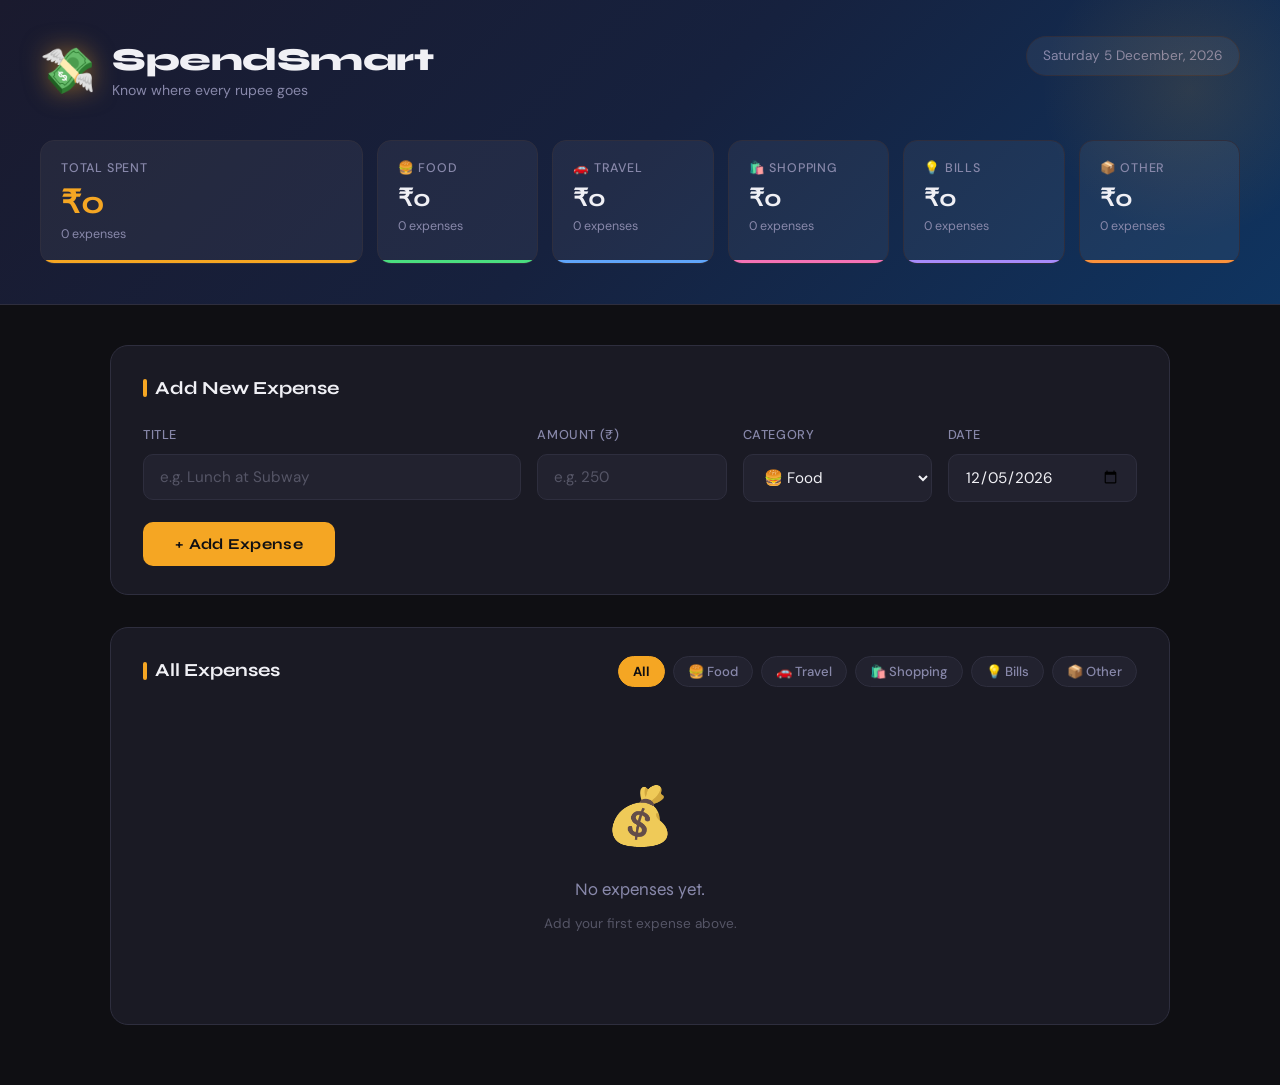
<file: index.html>
<!DOCTYPE html>
<html lang="en">
<head>
  <meta charset="UTF-8" />
  <meta name="viewport" content="width=device-width, initial-scale=1.0"/>
  <title>SpendSmart — Expense Tracker</title>
  <link href="https://fonts.googleapis.com/css2?family=Syne:wght@400;600;700;800&family=DM+Sans:wght@300;400;500&display=swap" rel="stylesheet"/>
  <link rel="stylesheet" href="index.css" />
</head>
<body>

  <!-- HEADER -->
  <header>
    <div class="header-top">
      <div class="brand">
        <span class="brand-icon">💸</span>
        <div>
          <h1>SpendSmart</h1>
          <p>Know where every rupee goes</p>
        </div>
      </div>
      <div class="header-date" id="header-date"></div>
    </div>

    <!-- SUMMARY CARDS -->
    <div class="summary-grid">
      <div class="summary-card total">
        <div class="summary-label">Total Spent</div>
        <div class="summary-amount" id="total-amount">₹0</div>
        <div class="summary-sub" id="total-count">0 expenses</div>
      </div>
      <div class="summary-card food">
        <div class="summary-label">🍔 Food</div>
        <div class="summary-amount" id="food-amount">₹0</div>
        <div class="summary-sub" id="food-count">0 expenses</div>
      </div>
      <div class="summary-card travel">
        <div class="summary-label">🚗 Travel</div>
        <div class="summary-amount" id="travel-amount">₹0</div>
        <div class="summary-sub" id="travel-count">0 expenses</div>
      </div>
      <div class="summary-card shopping">
        <div class="summary-label">🛍️ Shopping</div>
        <div class="summary-amount" id="shopping-amount">₹0</div>
        <div class="summary-sub" id="shopping-count">0 expenses</div>
      </div>
      <div class="summary-card bills">
        <div class="summary-label">💡 Bills</div>
        <div class="summary-amount" id="bills-amount">₹0</div>
        <div class="summary-sub" id="bills-count">0 expenses</div>
      </div>
      <div class="summary-card other">
        <div class="summary-label">📦 Other</div>
        <div class="summary-amount" id="other-amount">₹0</div>
        <div class="summary-sub" id="other-count">0 expenses</div>
      </div>
    </div>
  </header>

  <!-- MAIN -->
  <main>

    <!-- ADD EXPENSE FORM -->
    <section class="form-section">
      <h2>Add New Expense</h2>
      <div class="form-grid">
        <div class="form-group">
          <label for="title-input">Title</label>
          <input type="text" id="title-input" placeholder="e.g. Lunch at Subway" />
        </div>
        <div class="form-group">
          <label for="amount-input">Amount (₹)</label>
          <input type="number" id="amount-input" placeholder="e.g. 250" min="0" />
        </div>
        <div class="form-group">
          <label for="category-input">Category</label>
          <select id="category-input">
            <option value="food">🍔 Food</option>
            <option value="travel">🚗 Travel</option>
            <option value="shopping">🛍️ Shopping</option>
            <option value="bills">💡 Bills</option>
            <option value="other">📦 Other</option>
          </select>
        </div>
        <div class="form-group">
          <label for="date-input">Date</label>
          <input type="date" id="date-input" />
        </div>
      </div>
      <button class="btn-add" onclick="addExpense()">+ Add Expense</button>
    </section>

    <!-- FILTER + EXPENSES LIST -->
    <section class="list-section">
      <div class="list-header">
        <h2>All Expenses</h2>
        <div class="filter-row">
          <button class="filter-btn active" onclick="filterExpenses('all', this)">All</button>
          <button class="filter-btn" onclick="filterExpenses('food', this)">🍔 Food</button>
          <button class="filter-btn" onclick="filterExpenses('travel', this)">🚗 Travel</button>
          <button class="filter-btn" onclick="filterExpenses('shopping', this)">🛍️ Shopping</button>
          <button class="filter-btn" onclick="filterExpenses('bills', this)">💡 Bills</button>
          <button class="filter-btn" onclick="filterExpenses('other', this)">📦 Other</button>
        </div>
      </div>

     

      <!-- EXPENSES GRID -->
      <div class="expenses-grid" id="expenses-grid">
        <div class="empty-state">
          <div class="empty-icon">💰</div>
          <p>No expenses yet.</p>
          <span>Add your first expense above.</span>
        </div>
      </div>
    </section>

  </main>

  <script src="index.js"></script>
</body>
</html>
</file>
<file: index.css>
/* ===========================
   RESET & BASE
=========================== */
* {
  margin: 0;
  padding: 0;
  box-sizing: border-box;
}

:root {
  --bg: #0f0f13;
  --surface: #1a1a24;
  --surface2: #22222f;
  --border: #2e2e3e;
  --text: #f0f0f5;
  --text-muted: #8888aa;
  --accent: #f5a623;
  --accent2: #e05a5a;

  --food: #4ade80;
  --travel: #60a5fa;
  --shopping: #f472b6;
  --bills: #a78bfa;
  --other: #fb923c;
}

html {
  scroll-behavior: smooth;
}

body {
  font-family: 'DM Sans', sans-serif;
  background-color: var(--bg);
  color: var(--text);
  min-height: 100vh;
  line-height: 1.6;
}

/* ===========================
   HEADER
=========================== */
header {
  background: linear-gradient(135deg, #1a1a2e 0%, #16213e 50%, #0f3460 100%);
  padding: 36px 40px 40px;
  border-bottom: 1px solid var(--border);
  position: relative;
  overflow: hidden;
}

header::before {
  content: '';
  position: absolute;
  top: -60px;
  right: -60px;
  width: 300px;
  height: 300px;
  background: radial-gradient(circle, rgba(245,166,35,0.12) 0%, transparent 70%);
  pointer-events: none;
}

.header-top {
  display: flex;
  justify-content: space-between;
  align-items: flex-start;
  margin-bottom: 32px;
  flex-wrap: wrap;
  gap: 16px;
}

.brand {
  display: flex;
  align-items: center;
  gap: 16px;
}

.brand-icon {
  font-size: 2.8rem;
  filter: drop-shadow(0 0 12px rgba(245,166,35,0.5));
}

.brand h1 {
  font-family: 'Syne', sans-serif;
  font-size: 2rem;
  font-weight: 800;
  color: var(--text);
  letter-spacing: -0.5px;
  line-height: 1.1;
}

.brand p {
  font-size: 0.88rem;
  color: var(--text-muted);
  margin-top: 2px;
}

.header-date {
  font-size: 0.85rem;
  color: var(--text-muted);
  background: rgba(255,255,255,0.06);
  padding: 8px 16px;
  border-radius: 20px;
  border: 1px solid var(--border);
  white-space: nowrap;
}

/* ===========================
   SUMMARY CARDS
=========================== */
.summary-grid {
  display: grid;
  grid-template-columns: 2fr 1fr 1fr 1fr 1fr 1fr;
  gap: 14px;
}

@media (max-width: 900px) {
  .summary-grid {
    grid-template-columns: repeat(3, 1fr);
  }
}

@media (max-width: 600px) {
  .summary-grid {
    grid-template-columns: repeat(2, 1fr);
  }
}

.summary-card {
  background: rgba(255,255,255,0.05);
  border: 1px solid var(--border);
  border-radius: 14px;
  padding: 18px 20px;
  transition: transform 0.2s, box-shadow 0.2s;
  position: relative;
  overflow: hidden;
}

.summary-card::after {
  content: '';
  position: absolute;
  bottom: 0;
  left: 0;
  right: 0;
  height: 3px;
  border-radius: 0 0 14px 14px;
}

.summary-card.total::after { background: var(--accent); }
.summary-card.food::after { background: var(--food); }
.summary-card.travel::after { background: var(--travel); }
.summary-card.shopping::after { background: var(--shopping); }
.summary-card.bills::after { background: var(--bills); }
.summary-card.other::after { background: var(--other); }

.summary-card:hover {
  transform: translateY(-2px);
  box-shadow: 0 8px 24px rgba(0,0,0,0.3);
}

.summary-label {
  font-size: 0.78rem;
  color: var(--text-muted);
  text-transform: uppercase;
  letter-spacing: 0.8px;
  font-weight: 500;
  margin-bottom: 8px;
}

.summary-amount {
  font-family: 'Syne', sans-serif;
  font-size: 1.5rem;
  font-weight: 700;
  color: var(--text);
  line-height: 1;
  margin-bottom: 6px;
}

.summary-card.total .summary-amount {
  font-size: 2rem;
  color: var(--accent);
}

.summary-sub {
  font-size: 0.78rem;
  color: var(--text-muted);
}

/* ===========================
   MAIN LAYOUT
=========================== */
main {
  max-width: 1100px;
  margin: 0 auto;
  padding: 40px 20px 60px;
  display: flex;
  flex-direction: column;
  gap: 32px;
}

/* ===========================
   FORM SECTION
=========================== */
.form-section {
  background: var(--surface);
  border: 1px solid var(--border);
  border-radius: 18px;
  padding: 28px 32px;
}

.form-section h2 {
  font-family: 'Syne', sans-serif;
  font-size: 1.15rem;
  font-weight: 700;
  color: var(--text);
  margin-bottom: 22px;
  display: flex;
  align-items: center;
  gap: 8px;
}

.form-section h2::before {
  content: '';
  display: inline-block;
  width: 4px;
  height: 18px;
  background: var(--accent);
  border-radius: 2px;
}

.form-grid {
  display: grid;
  grid-template-columns: 2fr 1fr 1fr 1fr;
  gap: 16px;
  margin-bottom: 20px;
}

@media (max-width: 768px) {
  .form-grid {
    grid-template-columns: 1fr 1fr;
  }
}

@media (max-width: 480px) {
  .form-grid {
    grid-template-columns: 1fr;
  }
}

.form-group {
  display: flex;
  flex-direction: column;
  gap: 8px;
}

.form-group label {
  font-size: 0.8rem;
  color: var(--text-muted);
  font-weight: 500;
  text-transform: uppercase;
  letter-spacing: 0.6px;
}

.form-group input,
.form-group select {
  background: var(--surface2);
  border: 1.5px solid var(--border);
  border-radius: 10px;
  padding: 12px 16px;
  font-size: 0.95rem;
  color: var(--text);
  font-family: 'DM Sans', sans-serif;
  outline: none;
  transition: border-color 0.2s, box-shadow 0.2s;
  width: 100%;
}

.form-group input:focus,
.form-group select:focus {
  border-color: var(--accent);
  box-shadow: 0 0 0 3px rgba(245,166,35,0.12);
}

.form-group input::placeholder {
  color: #555566;
}

.form-group select option {
  background: var(--surface2);
  color: var(--text);
}

.btn-add {
  background: var(--accent);
  color: #0f0f13;
  border: none;
  border-radius: 10px;
  padding: 13px 32px;
  font-size: 0.95rem;
  font-weight: 700;
  font-family: 'Syne', sans-serif;
  cursor: pointer;
  transition: background 0.2s, transform 0.15s, box-shadow 0.2s;
  letter-spacing: 0.3px;
}

.btn-add:hover {
  background: #f0b030;
  transform: translateY(-1px);
  box-shadow: 0 6px 20px rgba(245,166,35,0.3);
}

.btn-add:active {
  transform: translateY(0);
}

/* ===========================
   LIST SECTION
=========================== */
.list-section {
  background: var(--surface);
  border: 1px solid var(--border);
  border-radius: 18px;
  padding: 28px 32px;
}

.list-header {
  display: flex;
  justify-content: space-between;
  align-items: center;
  margin-bottom: 24px;
  flex-wrap: wrap;
  gap: 16px;
}

.list-header h2 {
  font-family: 'Syne', sans-serif;
  font-size: 1.15rem;
  font-weight: 700;
  color: var(--text);
  display: flex;
  align-items: center;
  gap: 8px;
}

.list-header h2::before {
  content: '';
  display: inline-block;
  width: 4px;
  height: 18px;
  background: var(--accent);
  border-radius: 2px;
}

/* ===========================
   FILTER BUTTONS
=========================== */
.filter-row {
  display: flex;
  gap: 8px;
  flex-wrap: wrap;
}

.filter-btn {
  background: var(--surface2);
  border: 1px solid var(--border);
  color: var(--text-muted);
  border-radius: 20px;
  padding: 6px 14px;
  font-size: 0.82rem;
  font-family: 'DM Sans', sans-serif;
  cursor: pointer;
  transition: all 0.2s;
  font-weight: 500;
}

.filter-btn:hover {
  border-color: var(--accent);
  color: var(--accent);
}

.filter-btn.active {
  background: var(--accent);
  border-color: var(--accent);
  color: #0f0f13;
  font-weight: 700;
}



/* ===========================
   EXPENSES GRID
=========================== */
.expenses-grid {
  display: grid;
  grid-template-columns: repeat(auto-fill, minmax(280px, 1fr));
  gap: 16px;
}

/* ===========================
   EXPENSE CARD
=========================== */
.expense-card {
  background: var(--surface2);
  border: 1px solid var(--border);
  border-radius: 14px;
  padding: 20px;
  display: flex;
  flex-direction: column;
  gap: 12px;
  transition: transform 0.2s, box-shadow 0.2s;
  position: relative;
  overflow: hidden;
  animation: fadeIn 0.3s ease;
}

@keyframes fadeIn {
  from { opacity: 0; transform: translateY(10px); }
  to { opacity: 1; transform: translateY(0); }
}

.expense-card::before {
  content: '';
  position: absolute;
  top: 0;
  left: 0;
  width: 4px;
  height: 100%;
  border-radius: 14px 0 0 14px;
}

.expense-card.food::before { background: var(--food); }
.expense-card.travel::before { background: var(--travel); }
.expense-card.shopping::before { background: var(--shopping); }
.expense-card.bills::before { background: var(--bills); }
.expense-card.other::before { background: var(--other); }

.expense-card:hover {
  transform: translateY(-2px);
  box-shadow: 0 8px 24px rgba(0,0,0,0.25);
}

.card-top {
  display: flex;
  justify-content: space-between;
  align-items: flex-start;
  gap: 12px;
}

.expense-title {
  font-family: 'Syne', sans-serif;
  font-size: 1rem;
  font-weight: 600;
  color: var(--text);
  line-height: 1.3;
  flex: 1;
}

.expense-amount {
  font-family: 'Syne', sans-serif;
  font-size: 1.2rem;
  font-weight: 800;
  color: var(--accent);
  white-space: nowrap;
}

.card-bottom {
  display: flex;
  justify-content: space-between;
  align-items: center;
  gap: 8px;
}

.expense-meta {
  display: flex;
  align-items: center;
  gap: 8px;
  flex-wrap: wrap;
}

/* ===========================
   CATEGORY BADGE
=========================== */
.badge {
  display: inline-flex;
  align-items: center;
  gap: 4px;
  padding: 4px 10px;
  border-radius: 20px;
  font-size: 0.75rem;
  font-weight: 600;
  letter-spacing: 0.3px;
}

.badge.food { background: rgba(74,222,128,0.15); color: var(--food); }
.badge.travel { background: rgba(96,165,250,0.15); color: var(--travel); }
.badge.shopping { background: rgba(244,114,182,0.15); color: var(--shopping); }
.badge.bills { background: rgba(167,139,250,0.15); color: var(--bills); }
.badge.other { background: rgba(251,146,60,0.15); color: var(--other); }

.expense-date {
  font-size: 0.78rem;
  color: var(--text-muted);
}

/* ===========================
   DELETE BUTTON
=========================== */
.btn-delete {
  background: transparent;
  border: 1px solid #3e2222;
  color: #e05a5a;
  border-radius: 7px;
  padding: 6px 12px;
  font-size: 0.78rem;
  font-family: 'DM Sans', sans-serif;
  cursor: pointer;
  transition: all 0.2s;
  white-space: nowrap;
  flex-shrink: 0;
}

.btn-delete:hover {
  background: rgba(224,90,90,0.15);
  border-color: #e05a5a;
}

/* ===========================
   EMPTY STATE
=========================== */
.empty-state {
  text-align: center;
  padding: 60px 20px;
  grid-column: 1 / -1;
}

.empty-icon {
  font-size: 3.5rem;
  margin-bottom: 16px;
  filter: grayscale(0.3);
}

.empty-state p {
  font-family: 'Syne', sans-serif;
  font-size: 1.1rem;
  color: var(--text-muted);
  margin-bottom: 6px;
}

.empty-state span {
  font-size: 0.85rem;
  color: #555566;
}


::-webkit-scrollbar {
  width: 6px;
}
::-webkit-scrollbar-track {
  background: var(--bg);
}
::-webkit-scrollbar-thumb {
  background: var(--border);
  border-radius: 3px;
}
::-webkit-scrollbar-thumb:hover {
  background: var(--text-muted);
}
</file>
<file: chinnu.css>
/* ===========================
   RESET & BASE
=========================== */
* {
  margin: 0;
  padding: 0;
  box-sizing: border-box;
}

:root {
  --bg: #0f0f13;
  --surface: #1a1a24;
  --surface2: #22222f;
  --border: #2e2e3e;
  --text: #f0f0f5;
  --text-muted: #8888aa;
  --accent: #f5a623;
  --accent2: #e05a5a;

  --food: #4ade80;
  --travel: #60a5fa;
  --shopping: #f472b6;
  --bills: #a78bfa;
  --other: #fb923c;
}

html {
  scroll-behavior: smooth;
}

body {
  font-family: 'DM Sans', sans-serif;
  background-color: var(--bg);
  color: var(--text);
  min-height: 100vh;
  line-height: 1.6;
}

/* ===========================
   HEADER
=========================== */
header {
  background: linear-gradient(135deg, #1a1a2e 0%, #16213e 50%, #0f3460 100%);
  padding: 36px 40px 40px;
  border-bottom: 1px solid var(--border);
  position: relative;
  overflow: hidden;
}

header::before {
  content: '';
  position: absolute;
  top: -60px;
  right: -60px;
  width: 300px;
  height: 300px;
  background: radial-gradient(circle, rgba(245,166,35,0.12) 0%, transparent 70%);
  pointer-events: none;
}

.header-top {
  display: flex;
  justify-content: space-between;
  align-items: flex-start;
  margin-bottom: 32px;
  flex-wrap: wrap;
  gap: 16px;
}

.brand {
  display: flex;
  align-items: center;
  gap: 16px;
}

.brand-icon {
  font-size: 2.8rem;
  filter: drop-shadow(0 0 12px rgba(245,166,35,0.5));
}

.brand h1 {
  font-family: 'Syne', sans-serif;
  font-size: 2rem;
  font-weight: 800;
  color: var(--text);
  letter-spacing: -0.5px;
  line-height: 1.1;
}

.brand p {
  font-size: 0.88rem;
  color: var(--text-muted);
  margin-top: 2px;
}

.header-date {
  font-size: 0.85rem;
  color: var(--text-muted);
  background: rgba(255,255,255,0.06);
  padding: 8px 16px;
  border-radius: 20px;
  border: 1px solid var(--border);
  white-space: nowrap;
}

/* ===========================
   SUMMARY CARDS
=========================== */
.summary-grid {
  display: grid;
  grid-template-columns: 2fr 1fr 1fr 1fr 1fr 1fr;
  gap: 14px;
}

@media (max-width: 900px) {
  .summary-grid {
    grid-template-columns: repeat(3, 1fr);
  }
}

@media (max-width: 600px) {
  .summary-grid {
    grid-template-columns: repeat(2, 1fr);
  }
}

.summary-card {
  background: rgba(255,255,255,0.05);
  border: 1px solid var(--border);
  border-radius: 14px;
  padding: 18px 20px;
  transition: transform 0.2s, box-shadow 0.2s;
  position: relative;
  overflow: hidden;
}

.summary-card::after {
  content: '';
  position: absolute;
  bottom: 0;
  left: 0;
  right: 0;
  height: 3px;
  border-radius: 0 0 14px 14px;
}

.summary-card.total::after { background: var(--accent); }
.summary-card.food::after { background: var(--food); }
.summary-card.travel::after { background: var(--travel); }
.summary-card.shopping::after { background: var(--shopping); }
.summary-card.bills::after { background: var(--bills); }
.summary-card.other::after { background: var(--other); }

.summary-card:hover {
  transform: translateY(-2px);
  box-shadow: 0 8px 24px rgba(0,0,0,0.3);
}

.summary-label {
  font-size: 0.78rem;
  color: var(--text-muted);
  text-transform: uppercase;
  letter-spacing: 0.8px;
  font-weight: 500;
  margin-bottom: 8px;
}

.summary-amount {
  font-family: 'Syne', sans-serif;
  font-size: 1.5rem;
  font-weight: 700;
  color: var(--text);
  line-height: 1;
  margin-bottom: 6px;
}

.summary-card.total .summary-amount {
  font-size: 2rem;
  color: var(--accent);
}

.summary-sub {
  font-size: 0.78rem;
  color: var(--text-muted);
}

/* ===========================
   MAIN LAYOUT
=========================== */
main {
  max-width: 1100px;
  margin: 0 auto;
  padding: 40px 20px 60px;
  display: flex;
  flex-direction: column;
  gap: 32px;
}

/* ===========================
   FORM SECTION
=========================== */
.form-section {
  background: var(--surface);
  border: 1px solid var(--border);
  border-radius: 18px;
  padding: 28px 32px;
}

.form-section h2 {
  font-family: 'Syne', sans-serif;
  font-size: 1.15rem;
  font-weight: 700;
  color: var(--text);
  margin-bottom: 22px;
  display: flex;
  align-items: center;
  gap: 8px;
}

.form-section h2::before {
  content: '';
  display: inline-block;
  width: 4px;
  height: 18px;
  background: var(--accent);
  border-radius: 2px;
}

.form-grid {
  display: grid;
  grid-template-columns: 2fr 1fr 1fr 1fr;
  gap: 16px;
  margin-bottom: 20px;
}

@media (max-width: 768px) {
  .form-grid {
    grid-template-columns: 1fr 1fr;
  }
}

@media (max-width: 480px) {
  .form-grid {
    grid-template-columns: 1fr;
  }
}

.form-group {
  display: flex;
  flex-direction: column;
  gap: 8px;
}

.form-group label {
  font-size: 0.8rem;
  color: var(--text-muted);
  font-weight: 500;
  text-transform: uppercase;
  letter-spacing: 0.6px;
}

.form-group input,
.form-group select {
  background: var(--surface2);
  border: 1.5px solid var(--border);
  border-radius: 10px;
  padding: 12px 16px;
  font-size: 0.95rem;
  color: var(--text);
  font-family: 'DM Sans', sans-serif;
  outline: none;
  transition: border-color 0.2s, box-shadow 0.2s;
  width: 100%;
}

.form-group input:focus,
.form-group select:focus {
  border-color: var(--accent);
  box-shadow: 0 0 0 3px rgba(245,166,35,0.12);
}

.form-group input::placeholder {
  color: #555566;
}

.form-group select option {
  background: var(--surface2);
  color: var(--text);
}

.btn-add {
  background: var(--accent);
  color: #0f0f13;
  border: none;
  border-radius: 10px;
  padding: 13px 32px;
  font-size: 0.95rem;
  font-weight: 700;
  font-family: 'Syne', sans-serif;
  cursor: pointer;
  transition: background 0.2s, transform 0.15s, box-shadow 0.2s;
  letter-spacing: 0.3px;
}

.btn-add:hover {
  background: #f0b030;
  transform: translateY(-1px);
  box-shadow: 0 6px 20px rgba(245,166,35,0.3);
}

.btn-add:active {
  transform: translateY(0);
}

/* ===========================
   LIST SECTION
=========================== */
.list-section {
  background: var(--surface);
  border: 1px solid var(--border);
  border-radius: 18px;
  padding: 28px 32px;
}

.list-header {
  display: flex;
  justify-content: space-between;
  align-items: center;
  margin-bottom: 24px;
  flex-wrap: wrap;
  gap: 16px;
}

.list-header h2 {
  font-family: 'Syne', sans-serif;
  font-size: 1.15rem;
  font-weight: 700;
  color: var(--text);
  display: flex;
  align-items: center;
  gap: 8px;
}

.list-header h2::before {
  content: '';
  display: inline-block;
  width: 4px;
  height: 18px;
  background: var(--accent);
  border-radius: 2px;
}

/* ===========================
   FILTER BUTTONS
=========================== */
.filter-row {
  display: flex;
  gap: 8px;
  flex-wrap: wrap;
}

.filter-btn {
  background: var(--surface2);
  border: 1px solid var(--border);
  color: var(--text-muted);
  border-radius: 20px;
  padding: 6px 14px;
  font-size: 0.82rem;
  font-family: 'DM Sans', sans-serif;
  cursor: pointer;
  transition: all 0.2s;
  font-weight: 500;
}

.filter-btn:hover {
  border-color: var(--accent);
  color: var(--accent);
}

.filter-btn.active {
  background: var(--accent);
  border-color: var(--accent);
  color: #0f0f13;
  font-weight: 700;
}



/* ===========================
   EXPENSES GRID
=========================== */
.expenses-grid {
  display: grid;
  grid-template-columns: repeat(auto-fill, minmax(280px, 1fr));
  gap: 16px;
}

/* ===========================
   EXPENSE CARD
=========================== */
.expense-card {
  background: var(--surface2);
  border: 1px solid var(--border);
  border-radius: 14px;
  padding: 20px;
  display: flex;
  flex-direction: column;
  gap: 12px;
  transition: transform 0.2s, box-shadow 0.2s;
  position: relative;
  overflow: hidden;
  animation: fadeIn 0.3s ease;
}

@keyframes fadeIn {
  from { opacity: 0; transform: translateY(10px); }
  to { opacity: 1; transform: translateY(0); }
}

.expense-card::before {
  content: '';
  position: absolute;
  top: 0;
  left: 0;
  width: 4px;
  height: 100%;
  border-radius: 14px 0 0 14px;
}

.expense-card.food::before { background: var(--food); }
.expense-card.travel::before { background: var(--travel); }
.expense-card.shopping::before { background: var(--shopping); }
.expense-card.bills::before { background: var(--bills); }
.expense-card.other::before { background: var(--other); }

.expense-card:hover {
  transform: translateY(-2px);
  box-shadow: 0 8px 24px rgba(0,0,0,0.25);
}

.card-top {
  display: flex;
  justify-content: space-between;
  align-items: flex-start;
  gap: 12px;
}

.expense-title {
  font-family: 'Syne', sans-serif;
  font-size: 1rem;
  font-weight: 600;
  color: var(--text);
  line-height: 1.3;
  flex: 1;
}

.expense-amount {
  font-family: 'Syne', sans-serif;
  font-size: 1.2rem;
  font-weight: 800;
  color: var(--accent);
  white-space: nowrap;
}

.card-bottom {
  display: flex;
  justify-content: space-between;
  align-items: center;
  gap: 8px;
}

.expense-meta {
  display: flex;
  align-items: center;
  gap: 8px;
  flex-wrap: wrap;
}

/* ===========================
   CATEGORY BADGE
=========================== */
.badge {
  display: inline-flex;
  align-items: center;
  gap: 4px;
  padding: 4px 10px;
  border-radius: 20px;
  font-size: 0.75rem;
  font-weight: 600;
  letter-spacing: 0.3px;
}

.badge.food { background: rgba(74,222,128,0.15); color: var(--food); }
.badge.travel { background: rgba(96,165,250,0.15); color: var(--travel); }
.badge.shopping { background: rgba(244,114,182,0.15); color: var(--shopping); }
.badge.bills { background: rgba(167,139,250,0.15); color: var(--bills); }
.badge.other { background: rgba(251,146,60,0.15); color: var(--other); }

.expense-date {
  font-size: 0.78rem;
  color: var(--text-muted);
}

/* ===========================
   DELETE BUTTON
=========================== */
.btn-delete {
  background: transparent;
  border: 1px solid #3e2222;
  color: #e05a5a;
  border-radius: 7px;
  padding: 6px 12px;
  font-size: 0.78rem;
  font-family: 'DM Sans', sans-serif;
  cursor: pointer;
  transition: all 0.2s;
  white-space: nowrap;
  flex-shrink: 0;
}

.btn-delete:hover {
  background: rgba(224,90,90,0.15);
  border-color: #e05a5a;
}

/* ===========================
   EMPTY STATE
=========================== */
.empty-state {
  text-align: center;
  padding: 60px 20px;
  grid-column: 1 / -1;
}

.empty-icon {
  font-size: 3.5rem;
  margin-bottom: 16px;
  filter: grayscale(0.3);
}

.empty-state p {
  font-family: 'Syne', sans-serif;
  font-size: 1.1rem;
  color: var(--text-muted);
  margin-bottom: 6px;
}

.empty-state span {
  font-size: 0.85rem;
  color: #555566;
}


::-webkit-scrollbar {
  width: 6px;
}
::-webkit-scrollbar-track {
  background: var(--bg);
}
::-webkit-scrollbar-thumb {
  background: var(--border);
  border-radius: 3px;
}
::-webkit-scrollbar-thumb:hover {
  background: var(--text-muted);
}
</file>
